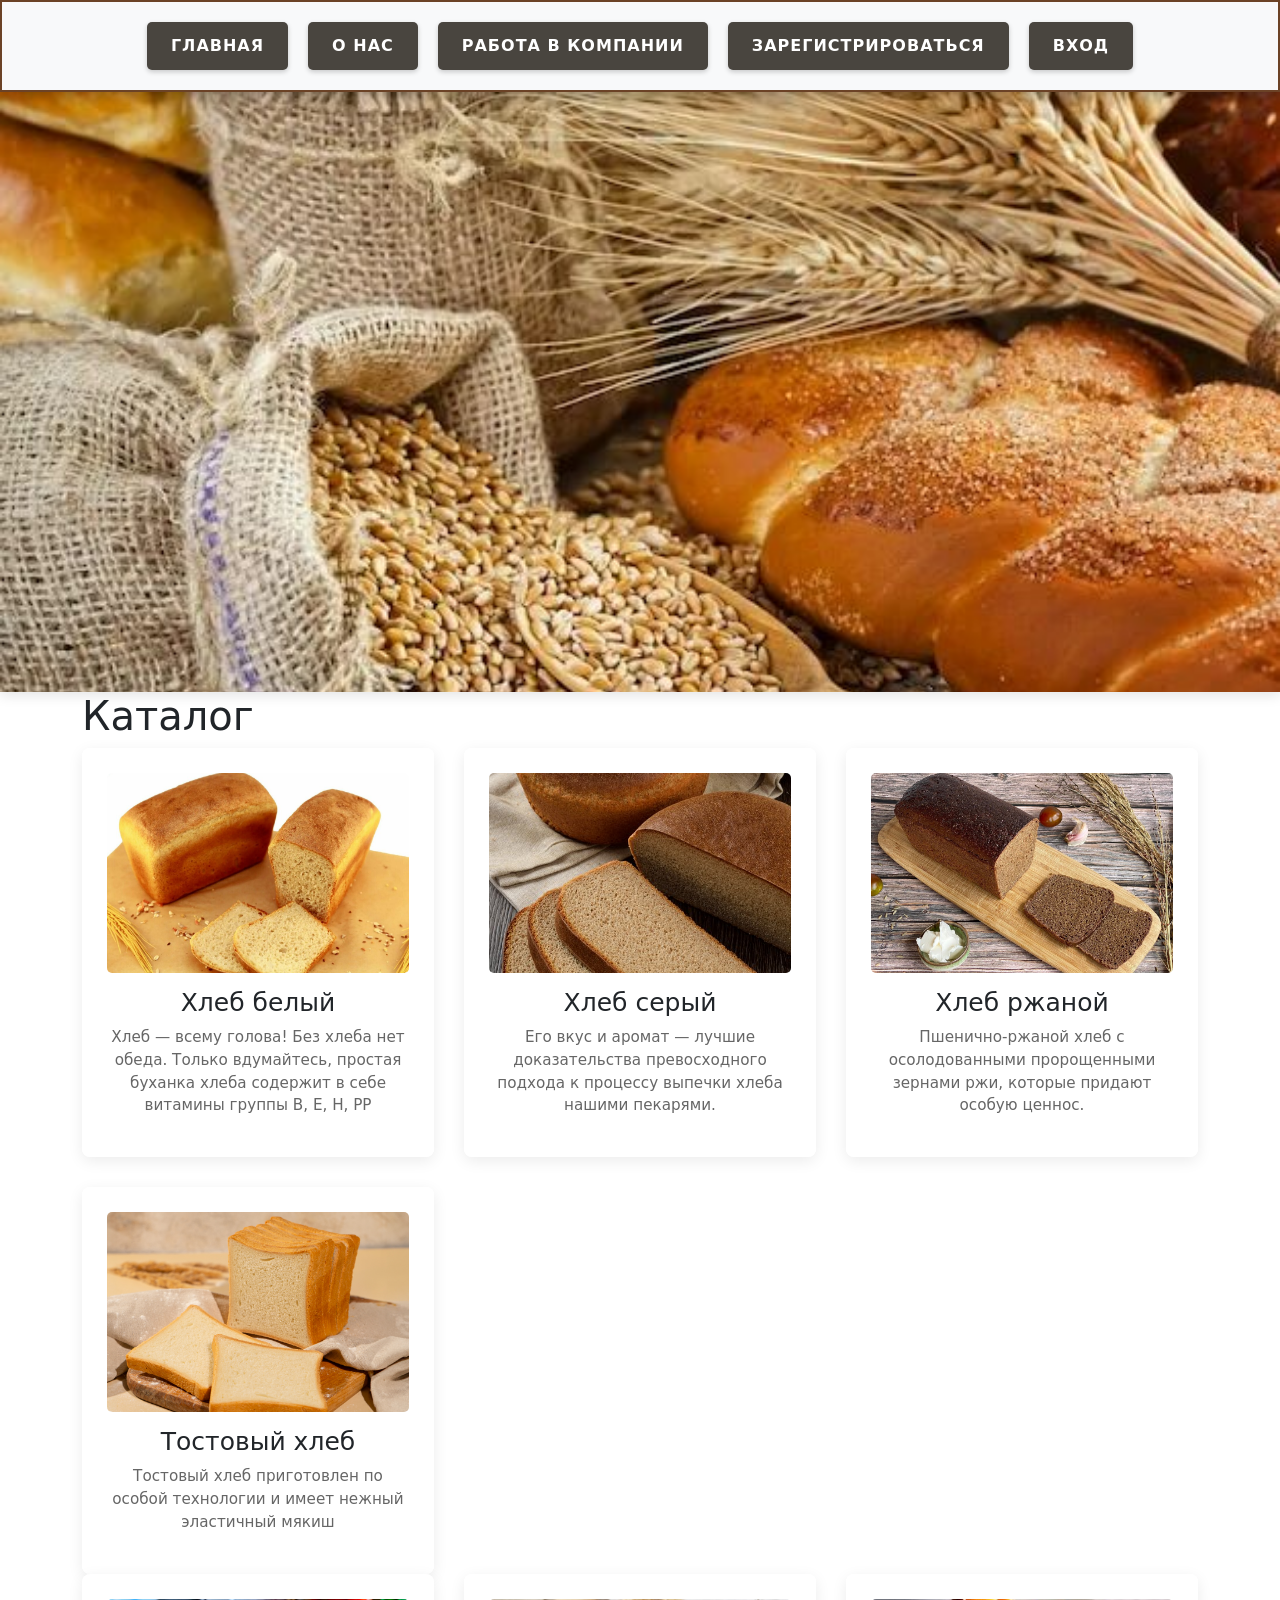
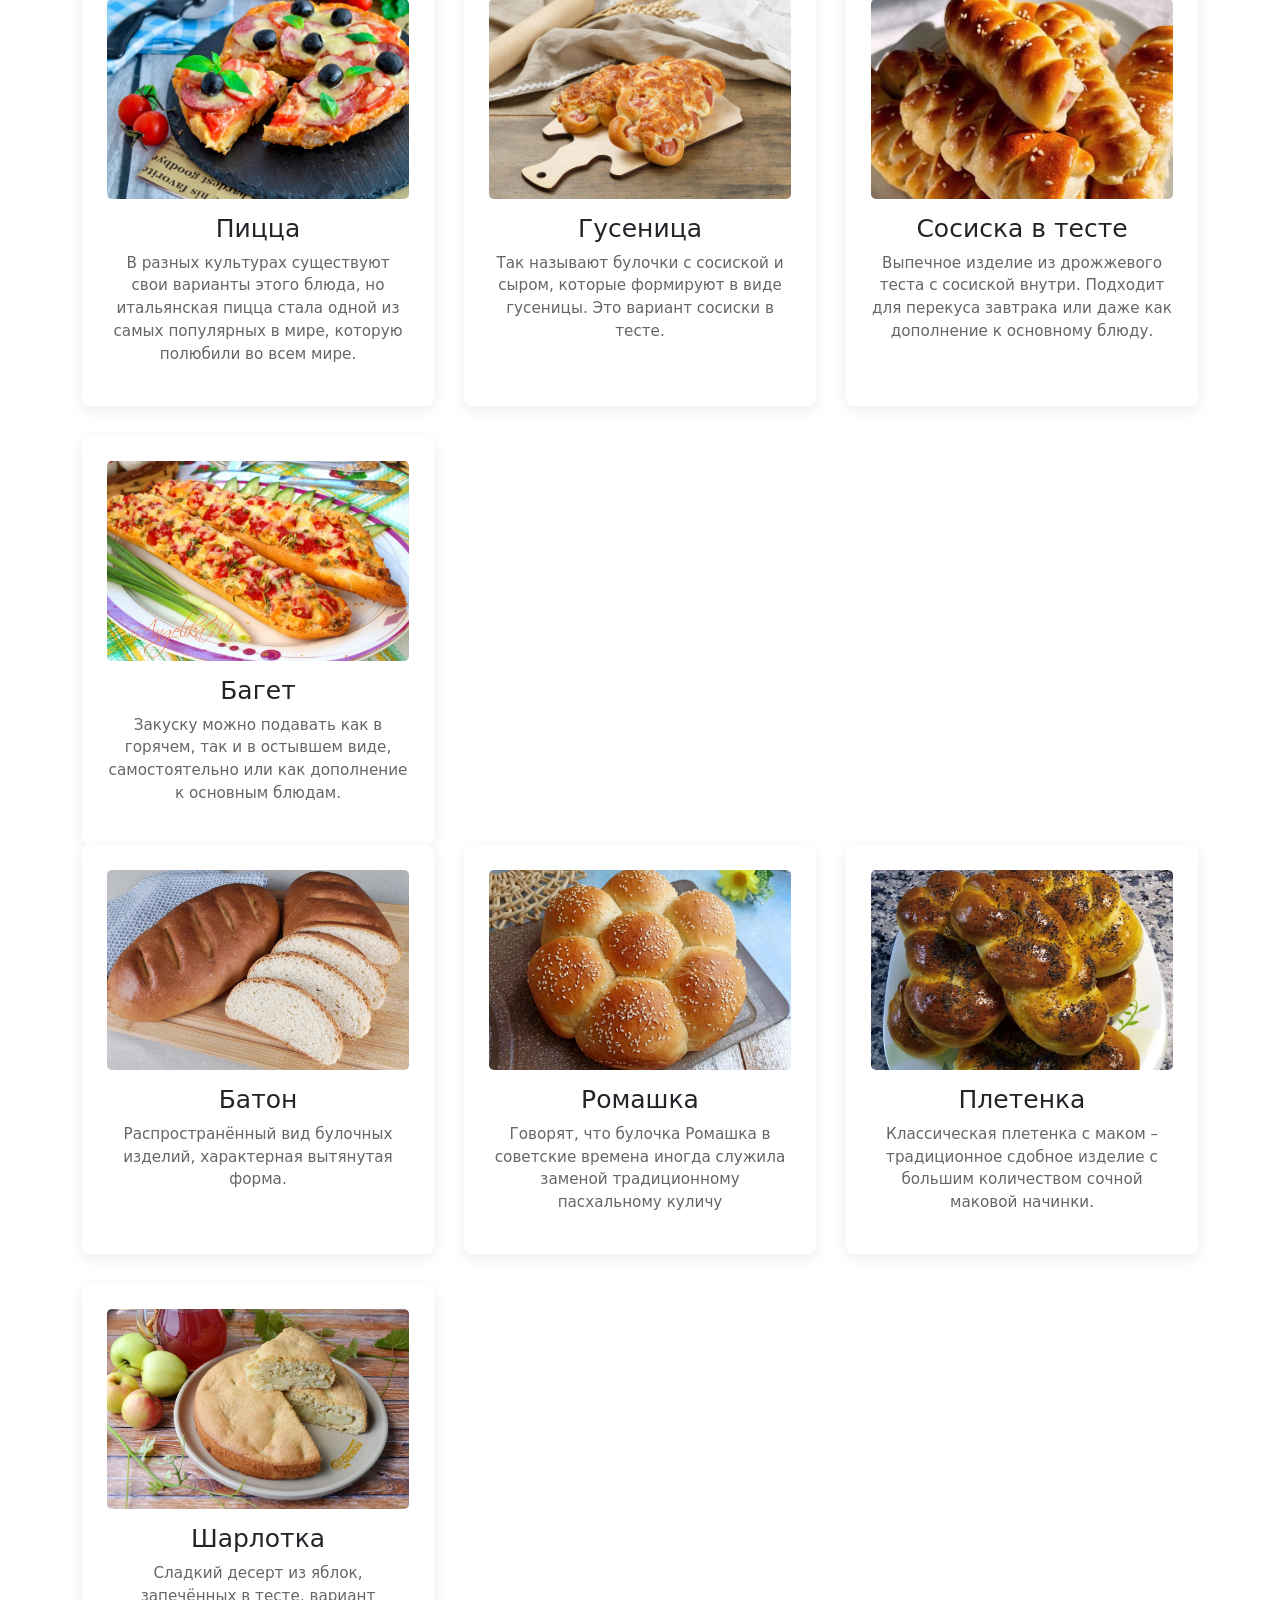
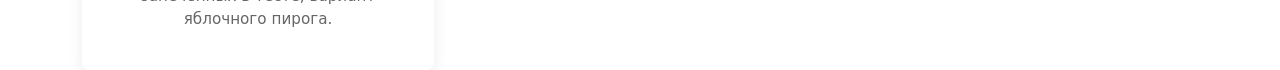
<file: index.html>
<!DOCTYPE html>
<html lang="en">
<head>
    <meta charset="UTF-8">
    <meta name="viewport" content="width=device-width, initial-scale=1.0">
    <title>Главная страница</title>
    <link rel="stylesheet" href="css/styles.css">
    <link rel="stylesheet" href="css/reset.css">
    <link href="https://cdn.jsdelivr.net/npm/bootstrap@5.3.0/dist/css/bootstrap.min.css" rel="stylesheet" integrity="sha384-9ndCyUaIbzAi2FUVXJi0CjmCapSmO7SnpJef0486qhLnuZ2cdeRhO02iuK6FUUVM" crossorigin="anonymous">
<script src="https://cdn.jsdelivr.net/npm/bootstrap@5.3.0/dist/js/bootstrap.bundle.min.js" integrity="sha384-geWF76RCwLtnZ8qwWowPQNguL3RmwHVBC9FhGdlKrxdiJJigb/j/68SIy3Te4Bkz" crossorigin="anonymous"></script>
</head>
<script src="js/cod.js"></script>
<body>
                            <!-- Меню -->
    <div class="menu">
        <a href="index.html" class="btn-main">Главная</a>
        <a href="about.html" class="btn-about">О нас</a>
        <a href="cart.html" class="btn-cart">Работа в компании</a>
        <a href="register.html" class="btn-register">Зарегистрироваться</a>
        <a href="login.html" class="btn-login">Вход</a>
    </div>
                            <!-- Слайдер -->
    <div class="slider">
        <div class="slider-track">
            <div class="slide">
                <img src="img/i.jfif" alt="Слайд 1">
            </div>
            <div class="slide">
                <img src="img/2329949_five.jpeg" alt="Слайд 2">
            </div>
            <div class="slide">
                <img src="img/slaider-2025-10.jpg" alt="Слайд 3">
            </div>
            <div class="slide">
                <img src="img/batonslaider.jfif" alt="Слайд 4">
            </div>
        </div>
    </div>

                            <!-- Католог -->
    <div class="services">
        <div class="container">
            <h1>Каталог</h1>
            <div class="services-grid">

                <div class="service-item">
                    <img src="img/bel-xleb.jfif" alt="">
                    <h3>Хлеб белый</h3>
                    <p>Хлеб — всему голова! Без хлеба нет обеда. Только вдумайтесь, простая буханка хлеба содержит в себе витамины группы В, Е, Н, РР </p>
                    <div class="price"></div>
                </div>

                <div class="service-item">
                    <img src="img/ser-xleb.jfif" alt="">
                    <h3>Хлеб серый</h3>
                    <p>Его вкус и аромат — лучшие доказательства превосходного подхода к процессу выпечки хлеба нашими пекарями.</p>
                    <div class="price"></div>
                </div>

                <div class="service-item">
                    <img src="img/rjan-xleb.jpg" alt="">
                    <h3>Хлеб ржаной</h3>
                    <p>Пшенично-ржаной хлеб с осолодованными пророщенными зернами ржи, которые придают особую ценнос.</p>
                    <div class="price"></div>
                </div>

                <div class="service-item">
                    <img src="img/tostxltb.jpg" alt="">
                    <h3>Тостовый хлеб</h3>
                    <p>Тостовый хлеб приготовлен по особой технологии и имеет нежный эластичный мякиш</p>
                    <div class="price"></div>
                </div>
            </div>
        </div>

        <div class="services">
            <div class="container">
                <div class="services-grid">

                    <div class="service-item">
                        <img src="img/piza.jpg" alt="">
                        <h3>Пицца</h3>
                        <p> В разных культурах существуют свои варианты этого блюда, но итальянская пицца стала одной из самых популярных в мире, которую полюбили во всем мире.</p>
                        <div class="price"></div>
                    </div>

                    <div class="service-item">
                        <img src="img/gysihica.jpg" alt="">
                        <h3>Гусеница</h3>
                        <p>Так называют булочки с сосиской и сыром, которые формируют в виде гусеницы. Это вариант сосиски в тесте.</p>
                        <div class="price"></div>
                    </div>

                    <div class="service-item">
                        <img src="img/sasiska v teste.jpg" alt="">
                        <h3>Сосиска в тесте</h3>
                        <p>Выпечное изделие из дрожжевого теста с сосиской внутри. Подходит для перекуса завтрака или даже как дополнение к основному блюду. 
                        </p>
                        <div class="price"></div>
                    </div>

                    <div class="service-item">
                        <img src="img/baget.jpg" alt="">
                        <h3>Багет</h3>
                        <p>Закуску можно подавать как в горячем, так и в остывшем виде, самостоятельно или как дополнение к основным блюдам.</p>
                        <div class="price"></div>
                    
                    </div>
                </div>
            </div>

            <div class="services">
                <div class="container">
                    <div class="services-grid">

                        <div class="service-item">
                            <img src="img/baton.jpg" alt="">
                            <h3>Батон</h3>
                            <p>Распространённый вид булочных изделий, характерная вытянутая форма. </p>
                            <div class="price"></div>
                        </div>

                        <div class="service-item">
                            <img src="img/romachka.jpg" alt="">
                            <h3>Ромашка</h3>
                            <p>Говорят, что булочка Ромашка в советские времена иногда служила заменой традиционному пасхальному куличу</p>
                            <div class="price"></div>
                        </div>

                        <div class="service-item">
                            <img src="img/pletenka.jpg" alt="">
                            <h3>Плетенка</h3>
                            <p>Классическая плетенка с маком – традиционное сдобное изделие с большим количеством сочной маковой начинки.</p>
                            <div class="price"></div>
                        </div>

                        <div class="service-item">
                            <img src="img/charlotka.jpg" alt="">
                            <h3>Шарлотка</h3>
                            <p>Сладкий десерт из яблок, запечённых в тесте, вариант яблочного пирога.</p>
                            <div class="price"></div>
                        </div>
                    </div>
                </div>

</body>
</html>
</file>
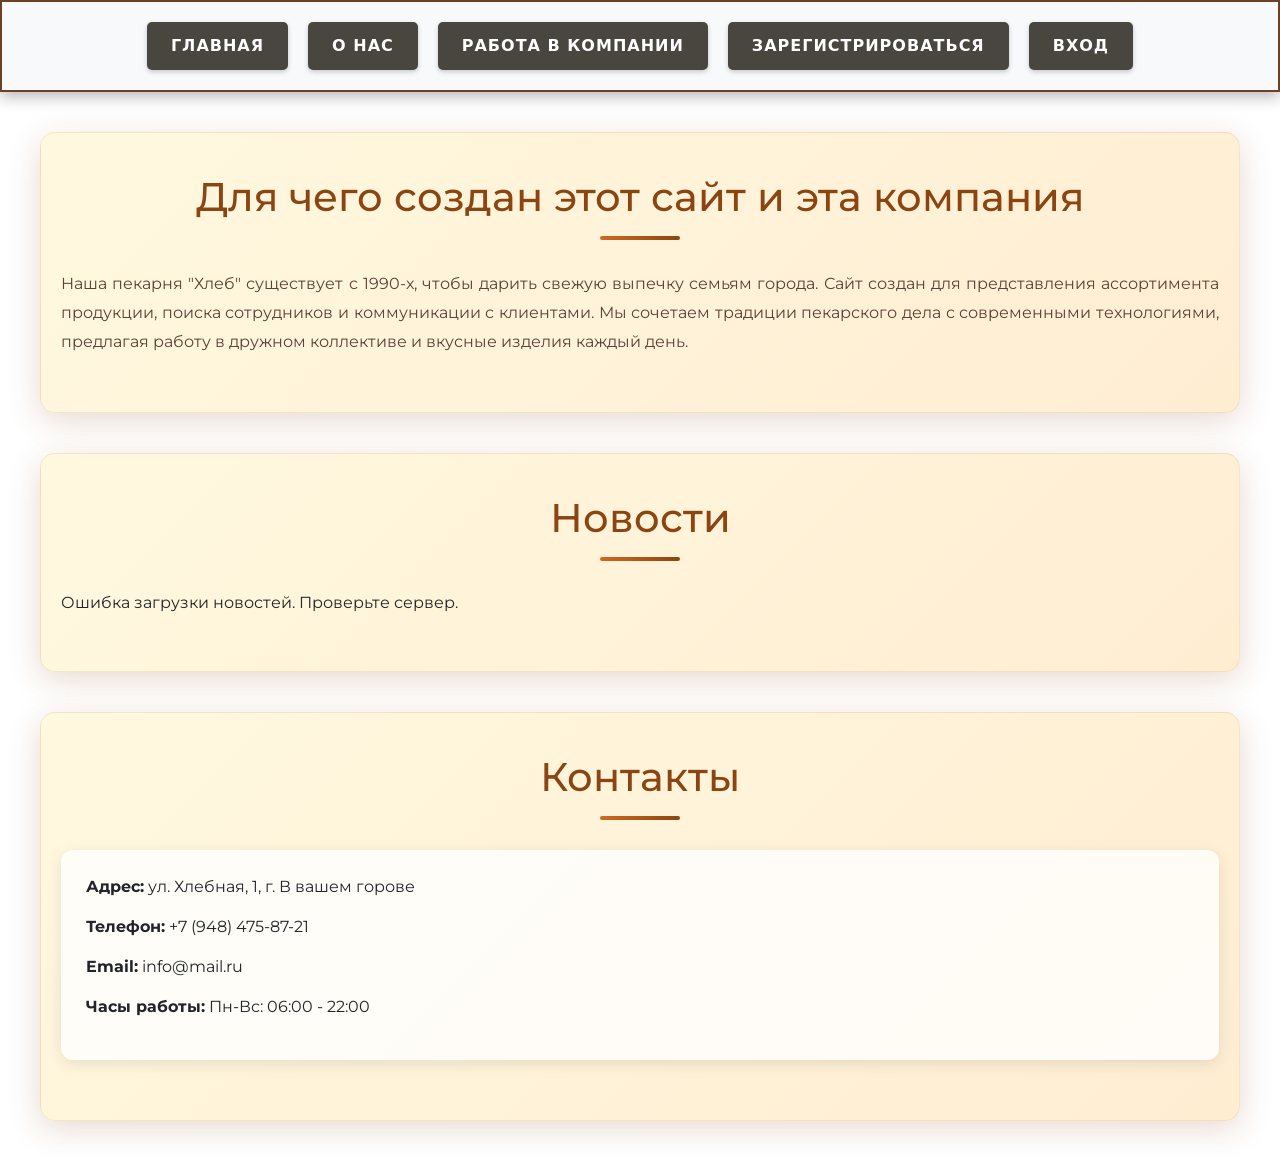
<file: about.html>
<!DOCTYPE html>
<html lang="ru">
<head>
    <meta charset="UTF-8">
    <meta name="viewport" content="width=device-width, initial-scale=1.0">
    <title>О нас - Пекарня Хлеб</title>
    <link rel="stylesheet" href="css/reset.css">
    <link rel="stylesheet" href="css/styles.css">
    <link rel="stylesheet" href="css/about.css">
    <link href="https://cdn.jsdelivr.net/npm/bootstrap@5.3.0/dist/css/bootstrap.min.css" rel="stylesheet">
    <link href="https://fonts.googleapis.com/css2?family=Montserrat:wght@400;600;700&display=swap" rel="stylesheet">
</head>
<body>
    <!-- Меню (как в других страницах) -->
    <div class="menu">
        <a href="index.html" class="btn-main">Главная</a>
        <a href="about.html" class="btn-about">О нас</a>
        <a href="cart.html" class="btn-cart">Работа в компании</a>
        <a href="register.html" class="btn-register">Зарегистрироваться</a>
        <a href="login.html" class="btn-login">Вход</a>
    </div>

    <!-- Блок 1: Для чего создан сайт -->
    <section class="about-section">
        <h2>Для чего создан этот сайт и эта компания</h2>
        <div class="about-content">
            <p>Наша пекарня "Хлеб" существует с 1990-х, чтобы дарить свежую выпечку семьям города. Сайт создан для представления ассортимента продукции, поиска сотрудников и коммуникации с клиентами. Мы сочетаем традиции пекарского дела с современными технологиями, предлагая работу в дружном коллективе и вкусные изделия каждый день.</p>
        </div>
    </section>

    <!-- Блок 2: Новости -->

    <section class="about-section">
        <h2>Новости</h2>
        <div class="news-container">
            <p>Ошибка доступа</p>
        </div>
    </section>


    <!-- Блок 3: Контакты -->
    <section class="about-section">
        <h2>Контакты</h2>
        <div class="contacts-item">
            <p><strong>Адрес:</strong> ул. Хлебная, 1, г. В вашем горове</p>
            <p><strong>Телефон:</strong> +7 (948) 475-87-21</p>
            <p><strong>Email:</strong> info@mail.ru</p>
            <p><strong>Часы работы:</strong> Пн-Вс: 06:00 - 22:00</p>
        </div>
    </section>

    <script src="js/git.js"></script>
</body>
</html>
</file>
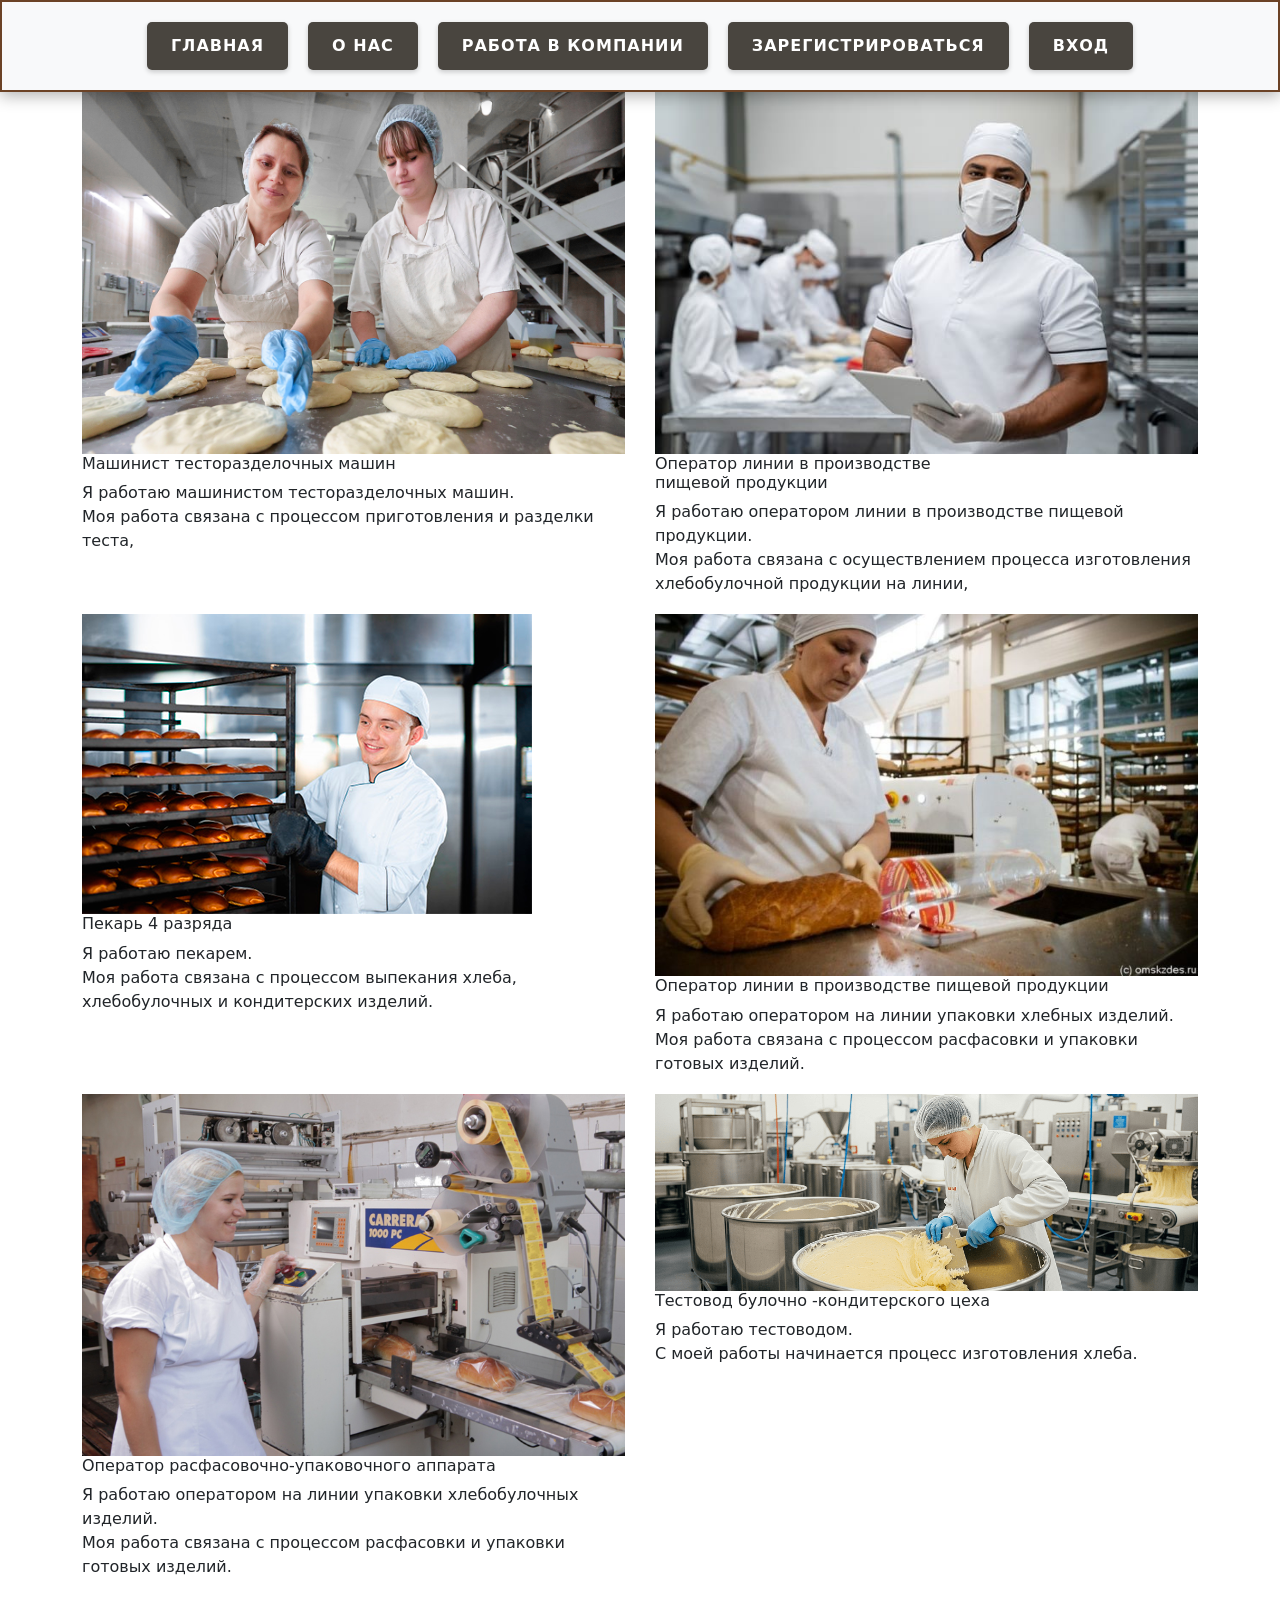
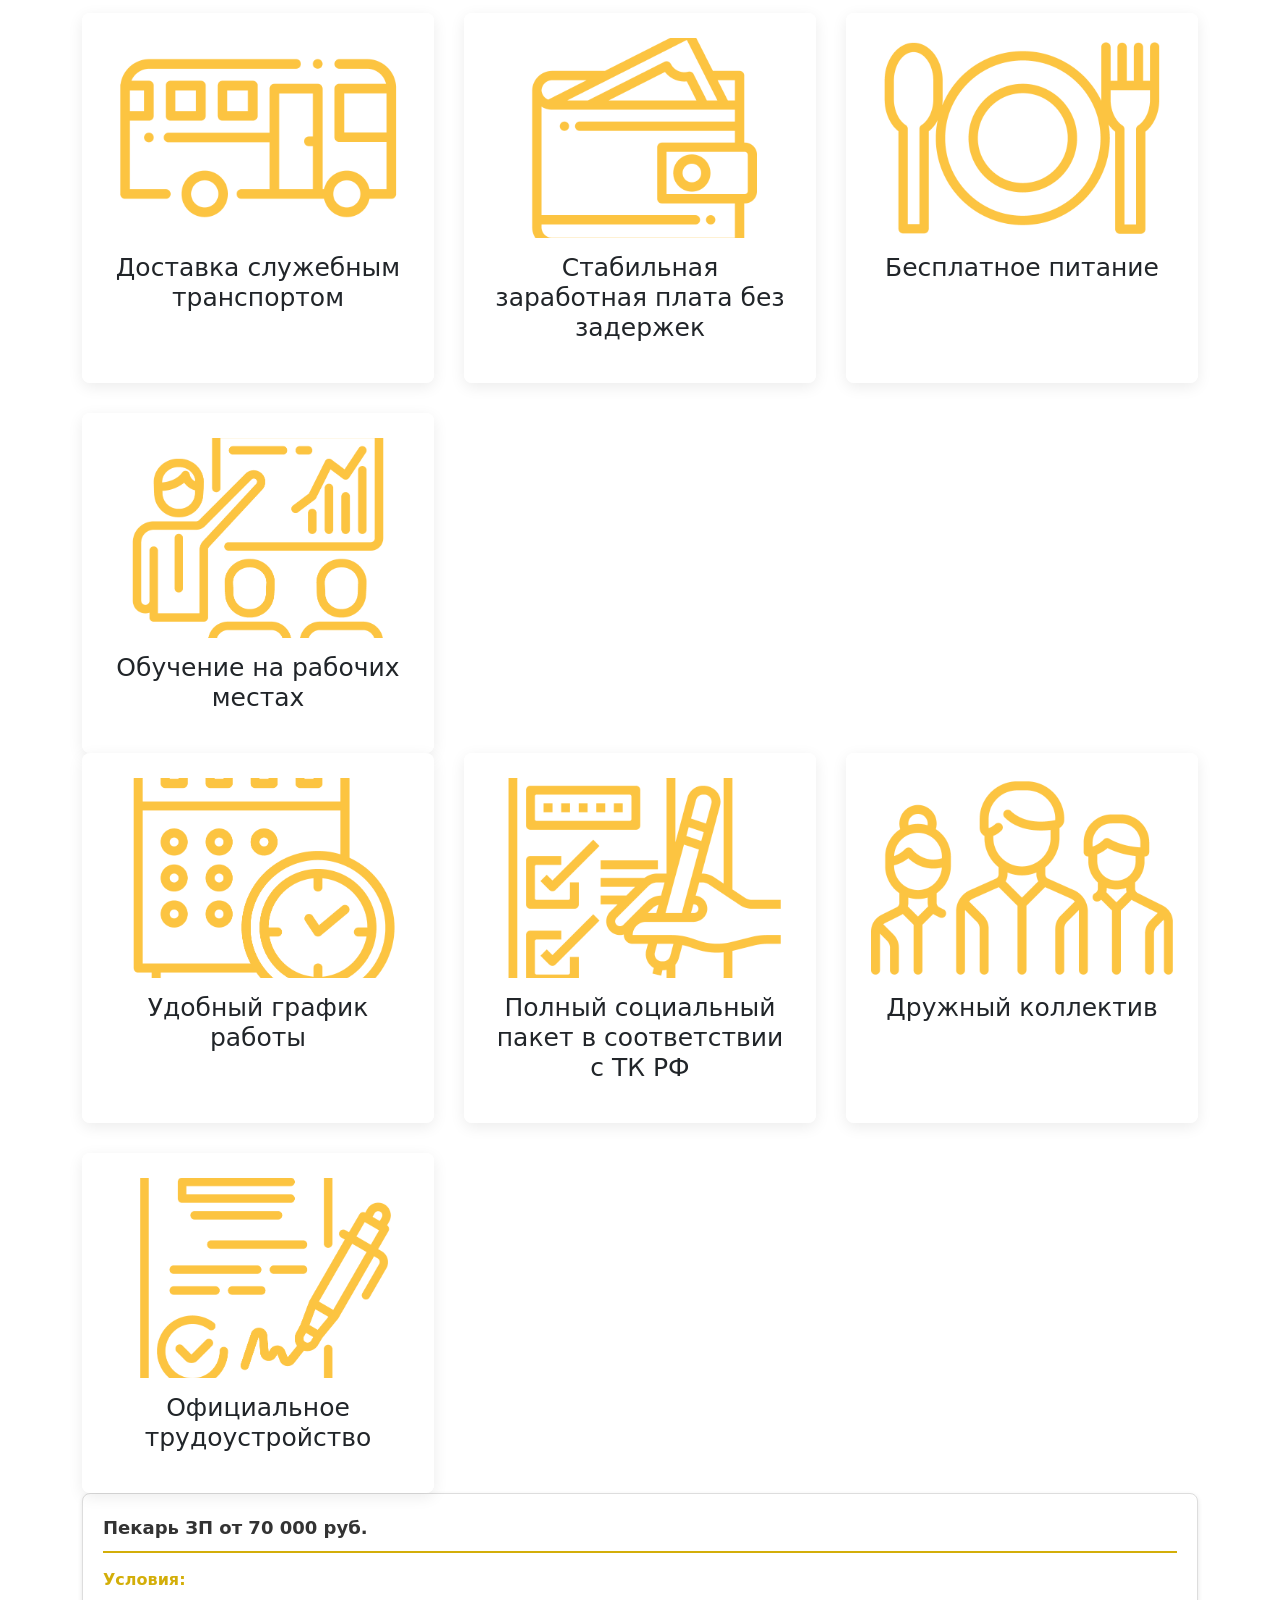
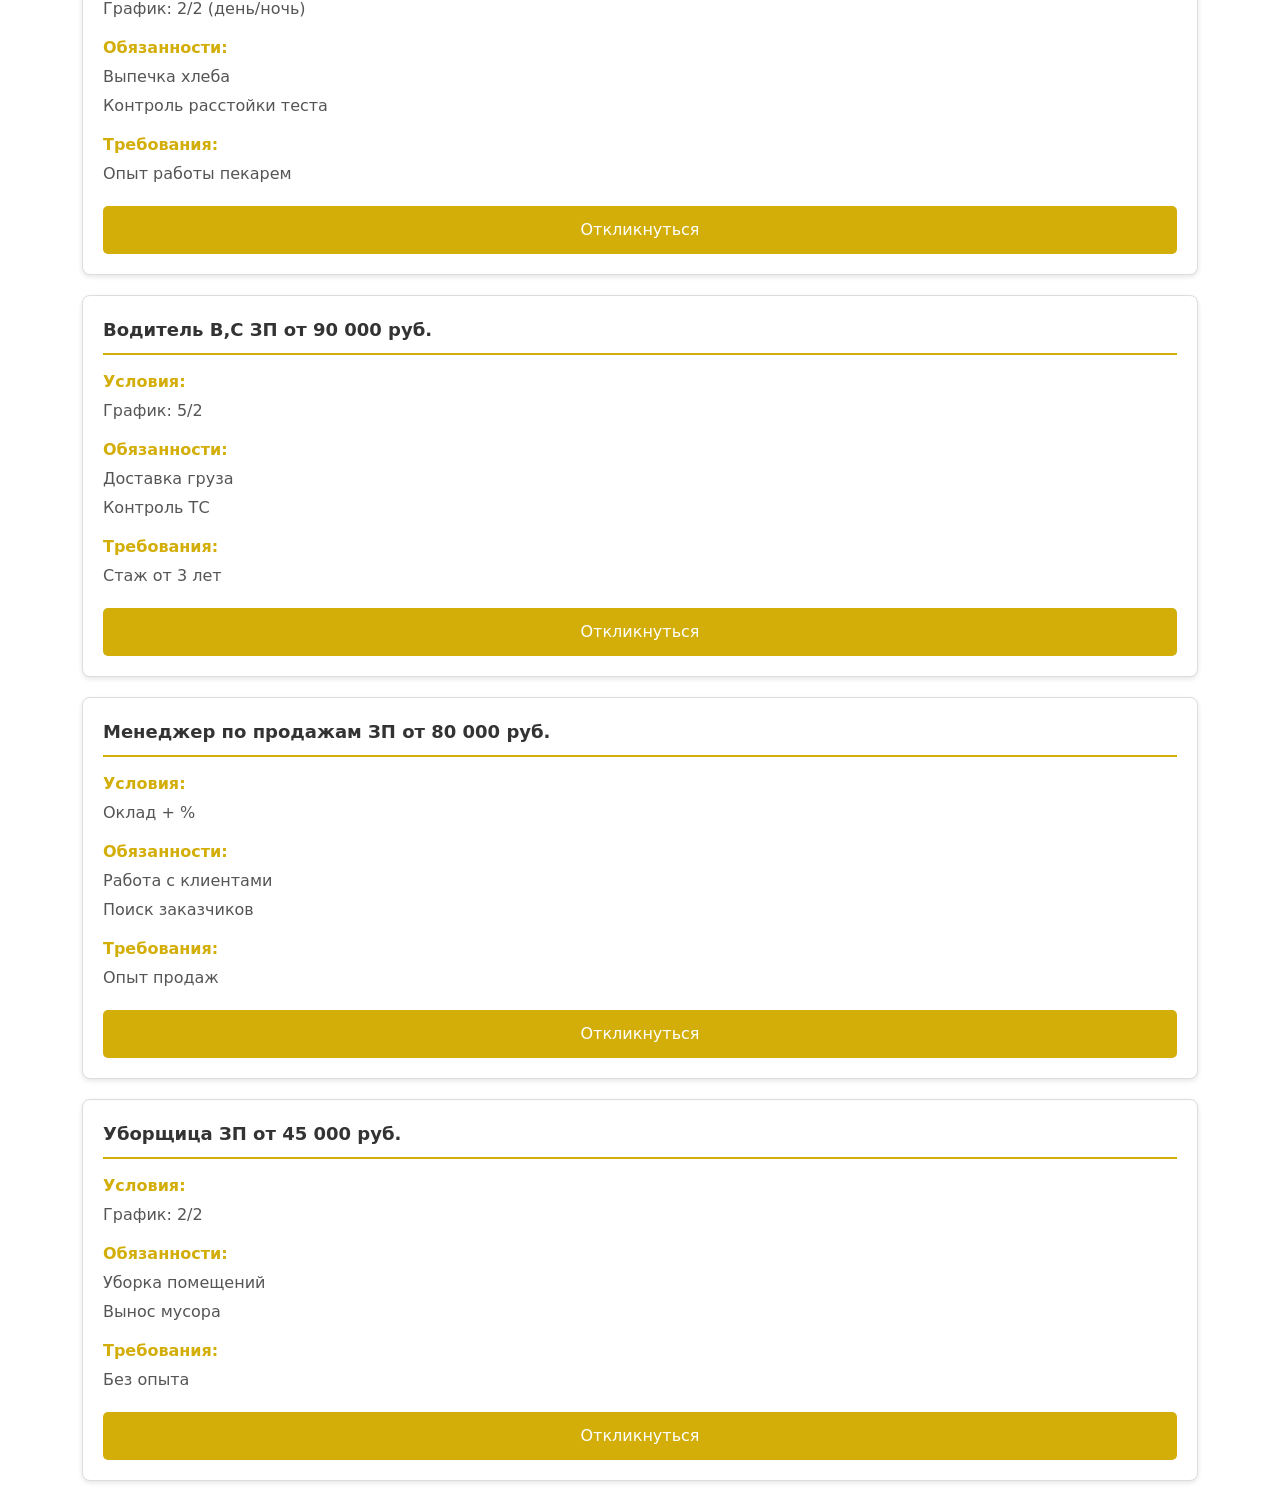
<file: cart.html>
<!DOCTYPE html>
<html lang="ru">

<head>
    <meta charset="UTF-8">
    <meta name="viewport" content="width=device-width, initial-scale=1.0">
    <title>Работа в компании</title>
    <link href="https://cdn.jsdelivr.net/npm/bootstrap@5.3.0/dist/css/bootstrap.min.css" rel="stylesheet">
    <script src="https://cdn.jsdelivr.net/npm/bootstrap@5.3.0/dist/js/bootstrap.bundle.min.js"
        integrity="sha384-geWF76RCwLtnZ8qwWowPQNguL3RmwHVBC9FhGdlKrxdiJJigb/j/68SIy3Te4Bkz"
        crossorigin="anonymous"></script>
    <script src="https://cdn.jsdelivr.net/npm/bootstrap@5.3.0/dist/js/bootstrap.bundle.min.js"
        integrity="sha384-geWF76RCwLtnZ8qwWowPQNguL3RmwHVBC9FhGdlKrxdiJJigb/j/68SIy3Te4Bkz"
        crossorigin="anonymous"></script>
    <link rel="stylesheet" href="css/reset.css">
    <link rel="stylesheet" href="css/styles.css">
</head>

<body>
    <div class="menu">
        <a href="index.html" class="btn-main">Главная</a>
        <a href="about.html" class="btn-about">О нас</a>
        <a href="cart.html" class="btn-cart">Работа в компании</a>
        <a href="register.html" class="btn-register">Зарегистрироваться</a>
        <a href="login.html" class="btn-login">Вход</a>
    </div>

    <!-- Первый ряд -->
    <div class="services">
        <div class="container">
            <div class="services-grid">

                <div class="service-item1">
                    <img src="img/d918507e7e5c4588bada8aff4b2d24c1.jpg" alt="">
                    <h3>Машинист тесторазделочных машин</h3>
                    <p>Я работаю машинистом тесторазделочных машин. <br> Моя работа связана с процессом приготовления и
                        разделки теста,</p>
                    <div class="price"></div>
                </div>

                <div class="service-item1">
                    <img src="img/bakery_traceability_system_software.jpg" alt="">
                    <h3>Оператор линии в производстве <br> пищевой продукции</h3>
                    <p>Я работаю оператором линии в производстве пищевой продукции. <br> Моя работа связана с
                        осуществлением процесса изготовления хлебобулочной продукции на линии, </p>
                    <div class="price"></div>
                </div>
            </div>
        </div>

        <!-- Второй ряд -->
        <div class="services">
            <div class="container">
                <h1></h1>
                <div class="services-grid">

                    <div class="service-item1">
                        <img src="img/tneu.png" alt="">
                        <h3>Пекарь 4 разряда</h3>
                        <p>Я работаю пекарем. <br> Моя работа связана с процессом выпекания хлеба, хлебобулочных и
                            кондитерских изделий.</p>
                        <div class="price"></div>
                    </div>

                    <div class="service-item1">
                        <img src="img/image-009-7-768x512.jpg" alt="">
                        <h3>Оператор линии в производстве пищевой продукции</h3>
                        <p>Я работаю оператором на линии упаковки хлебных изделий. <br> Моя работа связана с процессом
                            расфасовки и упаковки готовых изделий.</p>
                        <div class="price"></div>
                    </div>
                </div>
            </div>

            <!-- третий ряд -->
            <div class="services">
                <div class="container">
                    <h1></h1>
                    <div class="services-grid">

                        <div class="service-item1">
                            <img src="img/1_071.jpg" alt="">
                            <h3>Оператор расфасовочно-упаковочного аппарата</h3>
                            <p>Я работаю оператором на линии упаковки хлебобулочных изделий. <br> Моя работа связана с
                                процессом расфасовки и упаковки готовых изделий.</p>
                            <div class="price"></div>
                        </div>

                        <div class="service-item1">
                            <img src="img/149.png" alt="">
                            <h3>Тестовод булочно -кондитерского цеха</h3>
                            <p>Я работаю тестоводом. <br> С моей работы начинается процесс изготовления хлеба.</p>
                            <div class="price"></div>
                        </div>
                    </div>
                </div>

                <br>

                <!-- Преимущества работы в нашей компании -->

                <div class="services">
                    <div class="container">
                        <div class="services-grid">

                            <div class="service-item">
                                <img src="img/01.png" alt="">
                                <h3>Доставка служебным транспортом</h3>
                                <p></p>
                                <div class="price"></div>
                            </div>

                            <div class="service-item">
                                <img src="img/02.png" alt="">
                                <h3>Стабильная заработная плата без задержек</h3>
                                <p></p>
                                <div class="price"></div>
                            </div>

                            <div class="service-item">
                                <img src="img/03.png" alt="">
                                <h3>Бесплатное питание</h3>
                                <p></p>
                                <div class="price"></div>
                            </div>

                            <div class="service-item">
                                <img src="img/04.png" alt="">
                                <h3>Обучение на рабочих местах</h3>
                                <p></p>
                                <div class="price"></div>
                            </div>
                        </div>
                    </div>
                    <div class="services">
                        <div class="container">
                            <div class="services-grid">

                                <div class="service-item">
                                    <img src="img/05.png" alt="">
                                    <h3>Удобный график работы</h3>
                                    <p></p>
                                    <div class="price"></div>
                                </div>

                                <div class="service-item">
                                    <img src="img/06.png" alt="">
                                    <h3>Полный социальный пакет в соответствии с ТК РФ</h3>
                                    <p></p>
                                    <div class="price"></div>
                                </div>

                                <div class="service-item">
                                    <img src="img/07.png" alt="">
                                    <h3>Дружный коллектив</h3>
                                    <p></p>
                                    <div class="price"></div>
                                </div>

                                <div class="service-item">
                                    <img src="img/08.png" alt="">
                                    <h3>Официальное трудоустройство</h3>
                                    <p></p>
                                    <div class="price"></div>
                                </div>
                            </div>
                            <!-- ----------------------------------------------------------------------- -->

                            <!-- Вакансия 1 -->
                            <div class="block">
                                <div class="titl">Пекарь ЗП от 70 000 руб.</div>
                                <div class="content">
                                    <p class="content-block_title">Условия:</p>
                                    <p class="content-block_podTitle">График: 2/2 (день/ночь)</p>

                                    <p class="content-block_title">Обязанности:</p>
                                    <p class="content-block_podTitle">Выпечка хлеба</p>
                                    <p class="content-block_podTitle">Контроль расстойки теста</p>

                                    <p class="content-block_title">Требования:</p>
                                    <p class="content-block_podTitle">Опыт работы пекарем</p>

                                    <button class="btn" onclick="openModal(1)">Откликнуться</button>
                                </div>
                            </div>

                            <!-- Вакансия 2 -->
                            <div class="block">
                                <div class="titl">Водитель B,C ЗП от 90 000 руб.</div>
                                <div class="content">
                                    <p class="content-block_title">Условия:</p>
                                    <p class="content-block_podTitle">График: 5/2</p>

                                    <p class="content-block_title">Обязанности:</p>
                                    <p class="content-block_podTitle">Доставка груза</p>
                                    <p class="content-block_podTitle">Контроль ТС</p>

                                    <p class="content-block_title">Требования:</p>
                                    <p class="content-block_podTitle">Стаж от 3 лет</p>

                                    <button class="btn" onclick="openModal(2)">Откликнуться</button>
                                </div>
                            </div>

                            <!-- Вакансия 3 -->
                            <div class="block">
                                <div class="titl">Менеджер по продажам ЗП от 80 000 руб.</div>
                                <div class="content">
                                    <p class="content-block_title">Условия:</p>
                                    <p class="content-block_podTitle">Оклад + %</p>

                                    <p class="content-block_title">Обязанности:</p>
                                    <p class="content-block_podTitle">Работа с клиентами</p>
                                    <p class="content-block_podTitle">Поиск заказчиков</p>

                                    <p class="content-block_title">Требования:</p>
                                    <p class="content-block_podTitle">Опыт продаж</p>

                                    <button class="btn" onclick="openModal(3)">Откликнуться</button>
                                </div>
                            </div>

                            <!-- Вакансия 4 -->
                            <div class="block">
                                <div class="titl">Уборщица ЗП от 45 000 руб.</div>
                                <div class="content">
                                    <p class="content-block_title">Условия:</p>
                                    <p class="content-block_podTitle">График: 2/2</p>

                                    <p class="content-block_title">Обязанности:</p>
                                    <p class="content-block_podTitle">Уборка помещений</p>
                                    <p class="content-block_podTitle">Вынос мусора</p>

                                    <p class="content-block_title">Требования:</p>
                                    <p class="content-block_podTitle">Без опыта</p>

                                    <button class="btn" onclick="openModal(4)">Откликнуться</button>
                                </div>
                            </div>




                            <!-- Модальное окно1 -->
                            <div id="modal" class="modal">
                                <div class="modal-box">
                                    <span class="close" onclick="closeModal()"></span>
                                    <h3 id="modalTitle">Отправить резюме</h3>

                                    <div class="form-row">
                                        <div class="parametr">
                                            <label>Фамилия:</label>
                                            <input type="text" id="fam1" required>

                                            <label>Имя:</label>
                                            <input type="text" id="name1" required>
                                        </div>

                                        <div class="parametr">
                                            <label>Email:</label>
                                            <input type="email" id="email1" required>

                                            <label>Телефон:</label>
                                            <input type="tel" id="phone1" required>
                                        </div>
                                    </div>

                                    <label>Сообщение:</label>
                                    <textarea id="message1" rows="4" placeholder="Ваш опыт, навыки..."></textarea>

                                    <button class="btn_vac1" id="btn_vac1"
                                        style="background: #28a745; ">Отправить</button>
                                </div>
                            </div>
                            <!-- Модальное окно2 -->
                            <div id="modal" class="modal">
                                <div class="modal-box">
                                    <span class="close" onclick="closeModal()"></span>
                                    <h3 id="modalTitle">Отправить резюме</h3>

                                    <div class="form-row">
                                        <div class="parametr">
                                            <label>Фамилия:</label>
                                            <input type="text" id="fam2" required>

                                            <label>Имя:</label>
                                            <input type="text" id="name2" required>
                                        </div>

                                        <div class="parametr">
                                            <label>Email:</label>
                                            <input type="email" id="email2" required>

                                            <label>Телефон:</label>
                                            <input type="tel" id="phone2" required>
                                        </div>
                                    </div>

                                    <label>Сообщение:</label>
                                    <textarea id="message2" rows="4" placeholder="Ваш опыт, навыки..."></textarea>

                                    <button class="btn_vac2" id="btn_vac2"
                                        style="background: #28a745; ">Отправить</button>
                                </div>
                            </div>

                            <!-- Модальное окно3 -->
                            <div id="modal" class="modal">
                                <div class="modal-box">
                                    <span class="close" onclick="closeModal()"></span>
                                    <h3 id="modalTitle">Отправить резюме</h3>

                                    <div class="form-row">
                                        <div class="parametr">
                                            <label>Фамилия:</label>
                                            <input type="text" id="fam3" required>

                                            <label>Имя:</label>
                                            <input type="text" id="name3" required>
                                        </div>

                                        <div class="parametr">
                                            <label>Email:</label>
                                            <input type="email" id="email3" required>

                                            <label>Телефон:</label>
                                            <input type="tel" id="phone3" required>
                                        </div>
                                    </div>

                                    <label>Сообщение:</label>
                                    <textarea id="message3" rows="4" placeholder="Ваш опыт, навыки..."></textarea>

                                    <button class="btn_vac3" id="btn_vac3"
                                        style="background: #28a745; ">Отправить</button>
                                </div>
                            </div>

                            <!-- Модальное окно4 -->
                            <div id="modal" class="modal">
                                <div class="modal-box">
                                    <span class="close" onclick="closeModal()"></span>
                                    <h3 id="modalTitle">Отправить резюме</h3>

                                    <div class="form-row">
                                        <div class="parametr">
                                            <label>Фамилия:</label>
                                            <input type="text" id="fam4" required>

                                            <label>Имя:</label>
                                            <input type="text" id="name4" required>
                                        </div>

                                        <div class="parametr">
                                            <label>Email:</label>
                                            <input type="email" id="email4" required>

                                            <label>Телефон:</label>
                                            <input type="tel" id="phone4" required>
                                        </div>
                                    </div>

                                    <label>Сообщение:</label>
                                    <textarea id="message4" rows="4" placeholder="Ваш опыт, навыки..."></textarea>

                                    <button class="btn_vac4" id="btn_vac4"
                                        style="background: #28a745; ">Отправить</button>
                                </div>
                            </div>

    <script src="js/cart.js"></script>
</body>
</file>
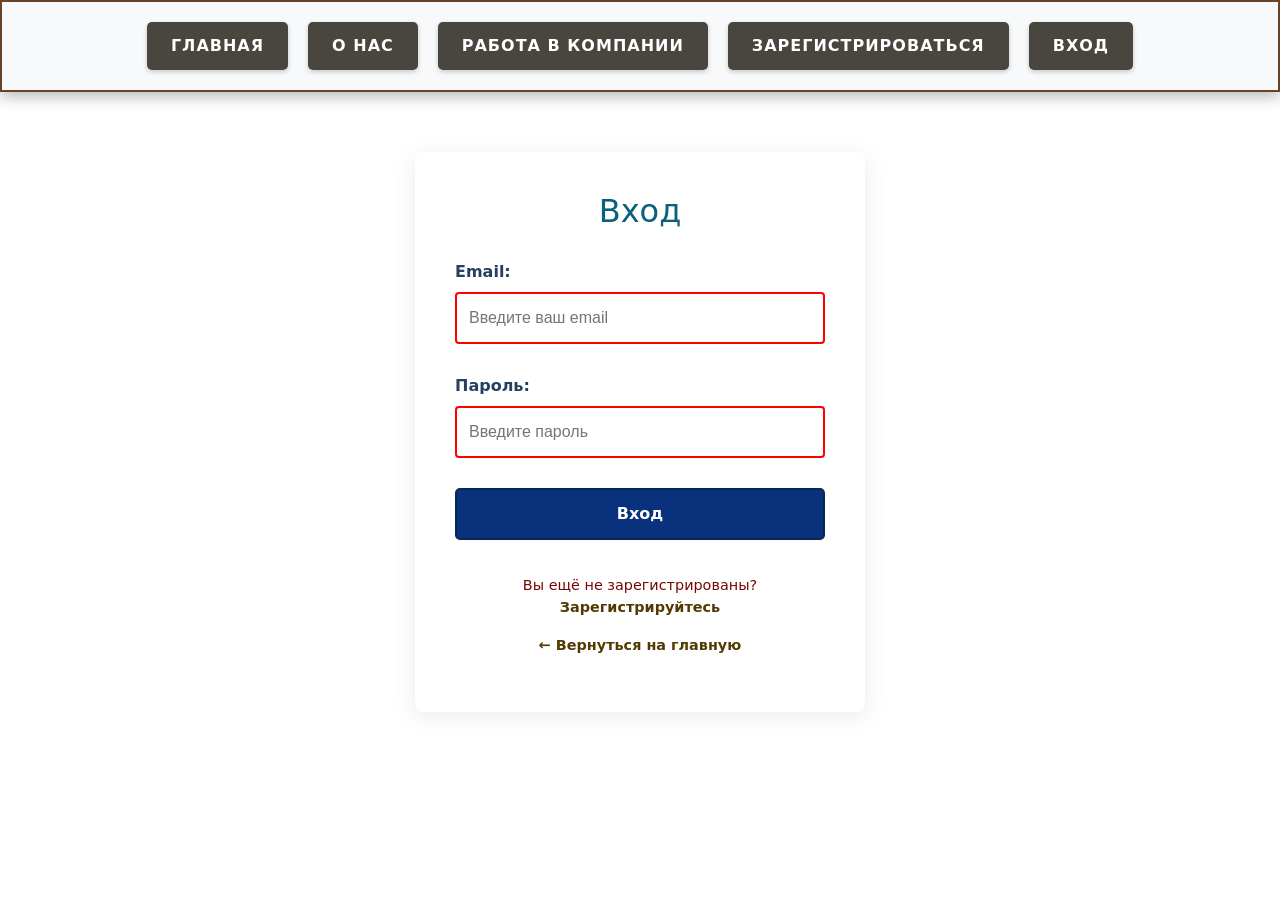
<file: login.html>
<!DOCTYPE html>
<html lang="ru">
<head>
    <meta charset="UTF-8">
    <meta name="viewport" content="width=device-width, initial-scale=1.0">
    <title>Вход</title>
    <link rel="stylesheet" href="css/reset.css">
    <link rel="stylesheet" href="css/styles.css">
    <link href="https://cdn.jsdelivr.net/npm/bootstrap@5.3.0/dist/css/bootstrap.min.css" rel="stylesheet">
    <script src="https://cdn.jsdelivr.net/npm/bootstrap@5.3.0/dist/js/bootstrap.bundle.min.js" integrity="sha384-geWF76RCwLtnZ8qwWowPQNguL3RmwHVBC9FhGdlKrxdiJJigb/j/68SIy3Te4Bkz" crossorigin="anonymous"></script>
</head>
</head>
<body>
    <div class="menu">
        <a href="index.html" class="btn-main">Главная</a>
        <a href="about.html" class="btn-about">О нас</a>
        <a href="cart.html" class="btn-cart">Работа в компании</a>
        <a href="register.html" class="btn-register">Зарегистрироваться</a>
        <a href="login.html" class="btn-login">Вход</a>
    </div>


    <div class="registration-page">
      <div class="container">
          <div class="registration-form-wrapper">
              <h2>Вход</h2>
              <form id="registration-form">

                  <label for="reg-email">Email:</label>
                  <input type="email" id="reg-email" name="email" required  placeholder="Введите ваш email" pattern="(^(\D\w+)@[mail,yandex,gmail]+.(com||ru)$)">

                  <label for="reg-password">Пароль:</label>
                  <input type="password" id="reg-password" name="password" required placeholder="Введите пароль">

                  <button type="submit" class="btn btn-register-submit">Вход</button>
              </form>
              <p class="registration-footer">Вы ещё не зарегистрированы? <a href="register.html">Зарегистрируйтесь</a></p>
              <p class="registration-back"><a href="index.html">← Вернуться на главную</a></p>
          </div>
      </div>
  </div>


<script src="js/cod.js"></script>
</body> 

</body>
</file>
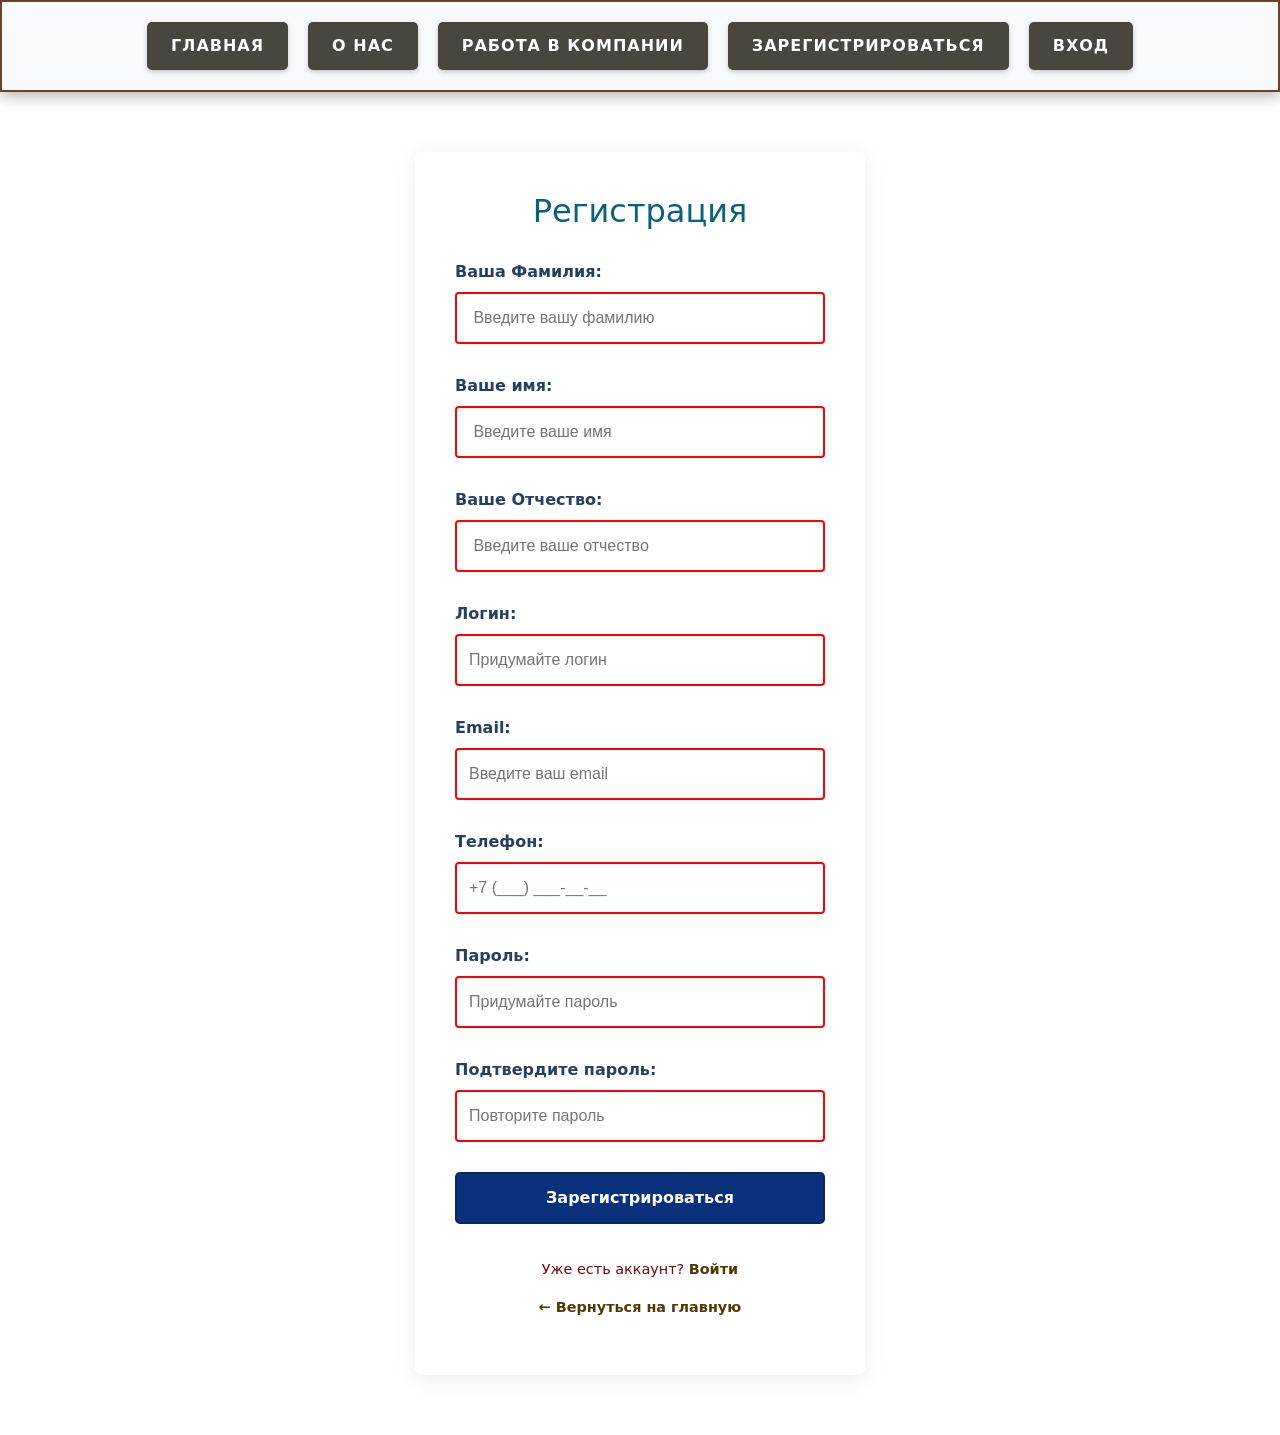
<file: register.html>
<!DOCTYPE html>
<html lang="ru">

<head>
    <meta charset="UTF-8">
    <meta name="viewport" content="width=device-width, initial-scale=1.0">
    <title>Регистрация</title>
    <link rel="stylesheet" href="css/reset.css">
    <link rel="stylesheet" href="css/styles.css">
    <link href="https://cdn.jsdelivr.net/npm/bootstrap@5.3.0/dist/css/bootstrap.min.css" rel="stylesheet">
    <script src="https://cdn.jsdelivr.net/npm/bootstrap@5.3.0/dist/js/bootstrap.bundle.min.js"
        integrity="sha384-geWF76RCwLtnZ8qwWowPQNguL3RmwHVBC9FhGdlKrxdiJJigb/j/68SIy3Te4Bkz"
        crossorigin="anonymous"></script>
</head>
</head>

<body>
    <div class="menu">
        <a href="index.html" class="btn-main">Главная</a>
        <a href="about.html" class="btn-about">О нас</a>
        <a href="cart.html" class="btn-cart">Работа в компании</a>
        <a href="register.html" class="btn-register">Зарегистрироваться</a>
        <a href="login.html" class="btn-login">Вход</a>
    </div>


    <div class="registration-page">
        <div class="container">
            <div class="registration-form-wrapper">
                <h2>Регистрация</h2>
                <form id="registration" name="registration">
                    <label for="reg-fam">Ваша Фамилия:</label>
                    <input type="text" id="fam" name="fam" required pattern="(^[а-яА-Яa-zA-ZёЁ]+$)" placeholder=" Введите вашу фамилию">

                    <label for="reg-name">Ваше имя:</label>
                    <input type="text" id="name" name="name" required pattern="(^[а-яА-Яa-zA-ZёЁ]+$)" placeholder=" Введите ваше имя">

                    <label for="reg-ote">Ваше Отчество:</label>
                    <input type="text" id="ote" name="ote" required pattern="(^[а-яА-Яa-zA-ZёЁ]+$)" placeholder=" Введите ваше отчество">

                    <label for="reg-username">Логин:</label>
                    <input type="text" id="username" name="username" required pattern="(^\w+$)" placeholder="Придумайте логин">

                    <label for="reg-email">Email:</label>
                    <input type="email" id="email" name="email" required placeholder="Введите ваш email"
                        pattern="(^(\D\w+)@(mail\.ru||yandex\.ru||gmail\.com))$">

                    <label for="reg-phone">Телефон:</label>
                    <input type="tel" id="phone" name="phone" required placeholder="+7 (___) ___-__-__"
                        maxlength="18" inputmode="tel">

                    <label for="reg-password">Пароль:</label>
                    <input type="password" id="password" name="password" required pattern="^(\w){8,12}$"
                        placeholder="Придумайте пароль">

                    <label for="reg-password-confirm">Подтвердите пароль:</label>
                    <input type="password" id="password-confirm" name="password-confirm" required
                        placeholder="Повторите пароль">

                    <button type="submit" class="btn btn-register-submit" id="btn-register">Зарегистрироваться</button>
                </form>

                <p class="registration-footer">Уже есть аккаунт? <a href="login.html">Войти</a></p>
                <p class="registration-back"><a href="index.html">← Вернуться на главную</a></p>
            </div>
        </div>
    </div>

    <script src="js/reg.js"></script>
</body>
</file>
<file: css/styles.css>
/* Стили для меню и кнопак */
        .menu {
            display: flex;
            justify-content: center;
            align-items: center;
            gap: 20px;
            padding: 20px;
            background-color: rgba(248, 249, 250, 0.9);
            /* border-radius: 10px; */
            margin: 0px;
            box-shadow: 0 4px 15px rgba(0,0,0,0.3);
            position: relative;
            z-index: 1;
            backdrop-filter: blur(2px);
            border: 2px solid #6B4226;
        }
        
        .menu a {
            display: inline-block;
            padding: 12px 24px;
            font-size: 16px;
            border: none;
            border-radius: 5px;
            cursor: pointer;
            transition: all 0.3s ease;
            text-decoration: none;
            font-weight: bold;
            text-transform: uppercase;
            letter-spacing: 1px;
            box-shadow: 0 2px 5px rgba(0,0,0,0.2);
            position: relative;
            z-index: 2;
        }
        
        .menu a:hover {
            transform: translateY(-3px);
            box-shadow: 0 5px 15px rgba(0,0,0,0.4);
        }

        .menu a:active {
            transform: translateY(0);
        }
        
        .btn-main {
            background-color: #49453f;
            color: white;
            border: 2px solid #49453f;
        }
        
        .btn-about {
            background-color: #49453f;
            color: white;
            border: 2px solid #49453f;
        }
        
        .btn-cart {
            background-color: #49453f;
            color: white;
            border: 2px solid #49453f;
        }
        
        .btn-register {
            background-color: #49453f;
            color: white;
            border: 2px solid #49453f;
        }
        
        .btn-login {
            background-color: #49453f;
            color: white;
            border: 2px solid #49453f;
        }


 /*-----------------------Блоки-для католога и работы в компании-------------------------------  */


.services h2 {
    margin-bottom: 40px; /* Отступ под заголовком */
}

.services-grid {
    display: grid; /* Grid раскладка */
    grid-template-columns: repeat(auto-fit, minmax(280px, 1fr)); /* Адаптивные колонки */
    gap: 30px; /* Расстояние между элементами */
}

.service-item {
    text-align: center; /* Центрирование текста */
    background-color: rgba(255, 255, 255, 0.95); /* Полупрозрачный белый фон */
    padding: 25px; /* Внутренние отступы */
    border-radius: 8px; /* Закругленные углы */
    box-shadow: 0 4px 15px rgba(0, 0, 0, 0.08); /* Легкая тень */
    backdrop-filter: blur(10px); /* Эффект размытия фона */
}

.service-item img {
    border-radius: 5px; /* Закругление изображения */
    margin-bottom: 15px; /* Отступ снизу */
    width: 100%; /* Полная ширина */
    height: 200px; /* Фиксированная высота */
    object-fit: cover; /* Заполнение без искажений */
}

.service-item h3 {
    font-size: 25px; /* Размер заголовка */
}

.service-item p {
    font-size: 15.2px; /* Размер текста описания */
    color: #666; /* Серый цвет текста */
    margin-bottom: 15px; /* Отступ снизу */
}

.price {
    font-weight: bold; /* Жирный шрифт */
    font-size: 19.2px; /* Размер цены */
    color: #8b7355; /* Тёплый коричневый цвет для лучшей читаемости */
    margin-top: 10px; /* Отступ сверху */


/* наши работники */
.service-item1 img {
    border-radius: 5px; /* Закругление изображения */
    margin-bottom: 15px; /* Отступ снизу */
    width: 80%; /* Полная ширина */
    height: 455px; /* Фиксированная высота */
    object-fit: cover; /* Заполнение без искажений */
}

.service-item1 {
    text-align: center; /* Центрирование текста */
    background-color: rgba(255, 255, 255, 0.95); /* Полупрозрачный белый фон */
    padding: 25px; /* Внутренние отступы */
    border-radius: 8px; /* Закругленные углы */
    box-shadow: 0 4px 15px rgba(0, 0, 0, 0.08); /* Легкая тень */
    backdrop-filter: blur(10px); /* Эффект размытия фона */
}





}
/* ------------------------------------------------------------------------ */


                        /* Слайдер */
.slider {
    width: 100%;
    height: 600px;
    margin: 0 auto;
    overflow: hidden;
    position: relative;
    box-shadow: 0 4px 12px rgba(0, 0, 0, 0.1);
}

.slider-track {
    display: flex;
    transition: transform 0.5s ease-in-out;
}

.slide {
    min-width: 100%;
    flex-shrink: 0;
}

.slide img {
    width: 100%;
    height: auto;
    display: block;
}


/* ---------------------------адаптация для слайдера и меню------------------------------------ */

/* адаптация для меню */
@media (max-width: 768px) {
    .menu {
        flex-direction: column;
        align-items: center;
        gap: 10px;
        padding: 0 10px;
    }
    
    .btn-main, .btn-about, .btn-cart, .btn-register, .btn-login {
        width: 100%;
        max-width: 300px;
        padding: 15px;
        font-size: 16px;
    }
}

@media (max-width: 480px) {
    .menu {
        margin: 15px 0;
        gap: 8px;
    }
    
    .btn-main, .btn-about, .btn-cart, .btn-register, .btn-login {
        padding: 14px;
        font-size: 15px;
    }
}

/* адаптация на слайдер */


@media (max-width: 768px) {
    .slider {
        height: 300px;
        margin: 30px 10px;
        border-radius: 15px;
    }
}

@media (max-width: 480px) {
    .slider {
        height: 250px;
        margin: 20px 5px;
        border-radius: 12px;
    }
}

@media (min-width: 1200px) {
    .slider-track {
        width: 100%;
    }
    
    .slide {
        min-width: 100%;
    }
}
/*  */
.slider-nav {
    position: absolute;
    top: 50%;
    transform: translateY(-50%);
    width: 100%;
    display: flex;
    justify-content: space-between;
    padding: 0 20px;
    pointer-events: none;
    z-index: 10;
}

.slider-btn {
    background: rgba(255,255,255,0.9);
    border: none;
    width: 50px;
    height: 50px;
    border-radius: 50%;
    cursor: pointer;
    display: flex;
    align-items: center;
    justify-content: center;
    font-size: 20px;
    box-shadow: 0 5px 15px rgba(0,0,0,0.2);
    transition: all 0.3s ease;
    pointer-events: all;
}

.slider-btn:hover {
    background: white;
    transform: scale(1.1);
}

.slider-dots {
    position: absolute;
    bottom: 20px;
    left: 50%;
    transform: translateX(-50%);
    display: flex;
    gap: 10px;
    z-index: 10;
}

.dot {
    width: 12px;
    height: 12px;
    border-radius: 50%;
    background: rgba(255,255,255,0.5);
    cursor: pointer;
    transition: all 0.3s ease;
}

.dot.active {
    background: white;
    transform: scale(1.3);
}

/* Мобильные кнопки */
@media (max-width: 480px) {
    .slider-btn {
        width: 40px;
        height: 40px;
        font-size: 16px;
    }
    
    .dot {
        width: 10px;
        height: 10px;
    }
}

  /* -----------------------стили для вакансий------------------------------------ */
         .block {
            background: white;
            border: 1px solid #ddd;
            border-radius: 8px;
            margin-bottom: 20px;
            padding: 20px;
            box-shadow: 0 2px 5px rgba(0,0,0,0.1);
        }

        .titl {
            font-size: 18px;
            font-weight: bold;
            color: #333;
            margin-bottom: 15px;
            padding-bottom: 10px;
            border-bottom: 2px solid #d3ae09;
        }

        .content-block_title {
            font-weight: bold;
            color: #d3ae09;
            margin: 15px 0 5px 0;
        }

        .content-block_podTitle {
            margin-bottom: 5px;
            color: #555;
        }

        .btn {
            background: #d3ae09;
            color: white;
            border: none;
            padding: 12px 24px;
            border-radius: 5px;
            cursor: pointer;
            width: 100%;
            font-size: 16px;
            margin-top: 15px;
        }

        .btn:hover {
            background: #d3ae09;
        }

        /* Модальное окно */
        .modal {
            display: none;
            position: fixed;
            top: 0;
            left: 0;
            width: 100%;
            height: 100%;
            background: rgba(0,0,0,0.5);
        }

        .modal-box {
            background: white;
            margin: 50px auto;
            padding: 30px;
            width: 90%;
            max-width: 500px;
            border-radius: 8px;
            max-height: 80vh;
            overflow-y: auto;
        }

        .close {
            float: right;
            font-size: 28px;
            font-weight: bold;
            cursor: pointer;
            color: #999;
        }

        .close:hover {
            color: #333;
        }

        label {
            display: block;
            margin: 10px 0 5px;
            font-weight: bold;
        }

        input, textarea {
            width: 100%;
            padding: 10px;
            border: 1px solid #ddd;
            border-radius: 4px;
            margin-bottom: 15px;
            font-size: 16px;
        }

        .form-row {
            display: flex;
            gap: 15px;
        }

        .form-row .parametr {
            flex: 1;
        }

        @media (max-width: 600px) {
            .form-row {
                flex-direction: column;
            }
        }



/* --------------------------------Регистрация - Вход------------------------------------------- */

.registration-page {
    display: flex; /* Flexbox для центрирования */
     align-items: center; /* Центрирование по вертикали */
     justify-content: center; /* Центрирование по горизонтали */
     padding: 60px 0; /* Отступы сверху и снизу */
 
 }
 
 .registration-form-wrapper {
     background-color: rgba(255, 255, 255, 0.95); /* Полупрозрачный белый фон (95%) */
     padding: 40px;/* Внутренние отступы 40px */
     border-radius: 8px; /* Закруглённые углы */
     box-shadow: 0 4px 20px rgba(139, 115, 85, 0.15);  /* Мягкая тень тёплого оттенка */
     max-width: 450px; /* Максимальная ширина формы */
     width: 100%; /* Адаптивная ширина */
     margin: 0 auto;/* Центрирование блока */
 }
 
 .registration-form-wrapper h2 {
     text-align: center; /* Текст по центру */
     margin-bottom: 30px; /* Отступ снизу */
     color: #09617c; /* Тёплый коричневый цвет */
 }
 
 .registration-form-wrapper label {
     display: block; /* Каждый label с новой строки */
     margin-bottom: 8px; /* Отступ до поля ввода */
     font-weight: bold; /* Жирный шрифт */
     color: #264061; /* Тёмно-коричневый цвет */
 }
 
 .registration-form-wrapper input[type="text"],
 .registration-form-wrapper input[type="password"],
 .registration-form-wrapper input[type="email"],
 .registration-form-wrapper input[type="tel"] {
     width: 100%; /* На всю ширину контейнера */
     padding: 12px; /* Внутренние отступы */
     margin-bottom: 20px; /* Отступ снизу до следующего элемента */
     border-radius: 4px; /* Небольшое скругление */
     box-sizing: border-box; /* Padding включён в ширину */
     font-family: 'Montserrat', sans-serif;  /* Шрифт как на сайте */
 }
 /*  !
      Валидация input 
! */
input:invalid {
  border: 2px solid red;
}

input:valid {
  border: 1px solid #1fce18;
}
 .registration-form-wrapper
 .btn-register-submit {
     width: 100%; /* На всю ширину */
     background-color: #09317c; /* Коричневый фон */
     color: #fff; /* Белый текст */
     border: 2px solid #052957; /* Рамка в цвет фона */
     padding: 12px 25px; /* Отступы */
     border-radius: 5px; /* Скругление */
     margin: 10px 0 20px 0; /* Отступы сверху и снизу */
     cursor: pointer; /* Курсор-указатель */
     font-weight: bold; /* Жирный текст */
 }
 
 .registration-footer,
 .registration-back {
     text-align: center; /* Текст по центру */
     margin-top: 15px; /* Отступ сверху 15px */
     font-size: 14.4px; /* Шрифт на 10% меньше основного (≈14.4px) */
     color: #770606; /* Серый цвет текста */
 }
 
 .registration-footer a,
 .registration-back a {
     color: #523a03; /* Золотисто-бежевый цвет ссылок */
     font-weight: bold; /* Жирное начертание */
 }
</file>
<file: css/about.css>
/* about.css - стилизация для about.html */
@import url('https://fonts.googleapis.com/css2?family=Montserrat:wght@400;600;700&display=swap');

.about-section {
    max-width: 1200px;
    margin: 40px auto;
    padding: 40px 20px;
    background: linear-gradient(135deg, rgba(255,248,220,0.9) 0%, rgba(255,235,205,0.9) 100%);
    border-radius: 15px;
    box-shadow: 0 8px 32px rgba(139,69,19,0.2);
    backdrop-filter: blur(10px);
    border: 1px solid rgba(139,69,19,0.1);
    font-family: 'Montserrat', sans-serif;
}

.about-section h2 {
    font-size: 40px;
    color: #8B4513;
    text-align: center;
    margin-bottom: 30px;
    position: relative;
}

.about-section h2::after {
    content: '';
    display: block;
    width: 80px;
    height: 4px;
    background: linear-gradient(to right, #D2691E, #8B4513);
    margin: 15px auto;
    border-radius: 2px;
}

.about-content {
    font-size: 19,2px;
    line-height: 1.8;
    color: #5D4037;
    text-align: justify;
}

.news-item, .contacts-item {
    background: rgba(255,255,255,0.8);
    padding: 25px;
    margin: 20px 0;
    border-radius: 12px;
    box-shadow: 0 4px 16px rgba(0,0,0,0.1);
    transition: transform 0.3s ease, box-shadow 0.3s ease;
}

.news-item:hover, .contacts-item:hover {
    transform: translateY(-5px);
    box-shadow: 0 8px 25px rgba(139,69,19,0.2);
}

.news-date {
    color: #D2691E;
    font-weight: 600;
    font-size: 16px;
    margin-bottom: 10px;
}

@media (max-width: 768px) {
    .about-section {
        margin: 20px;
        padding: 30px 15px;
    }
    
    .about-section h2 {
        font-size: 32px;
    }
    
    .about-content {
        font-size: 17,6px;
    }
}
</file>
